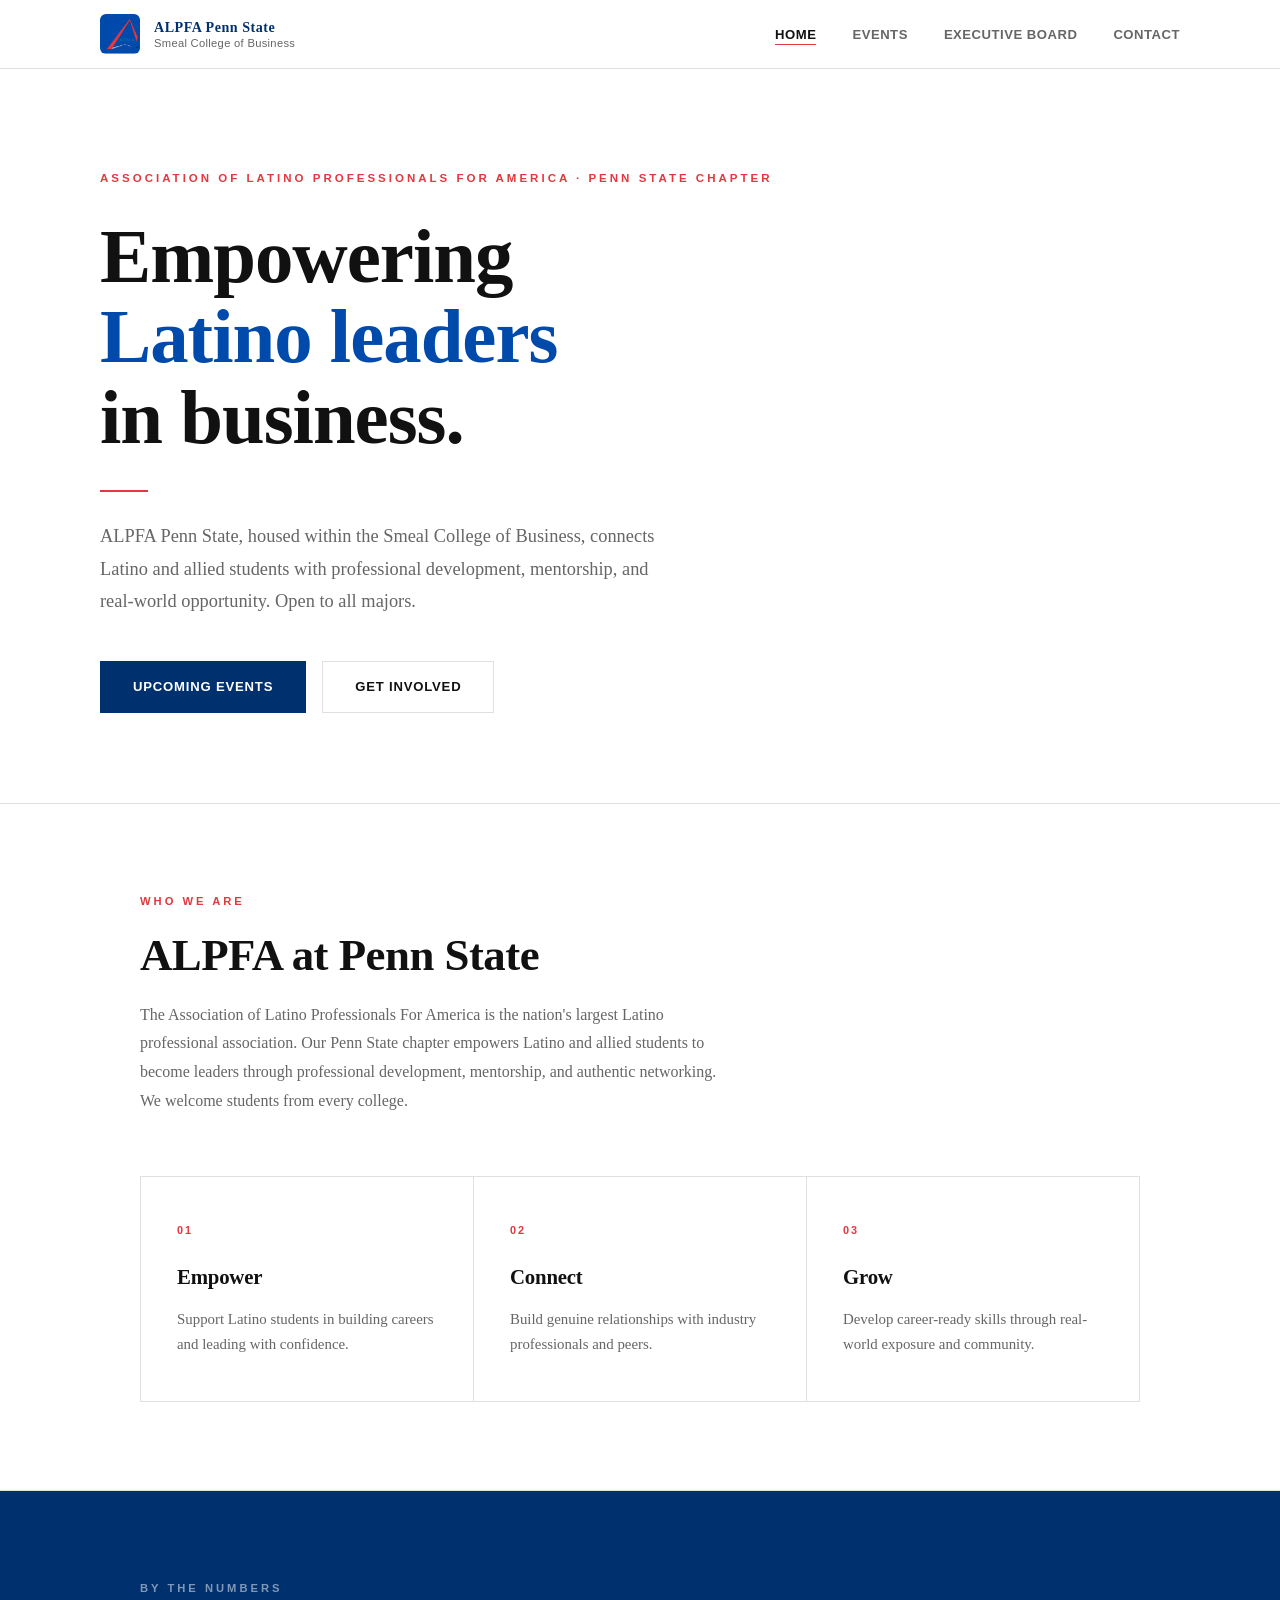
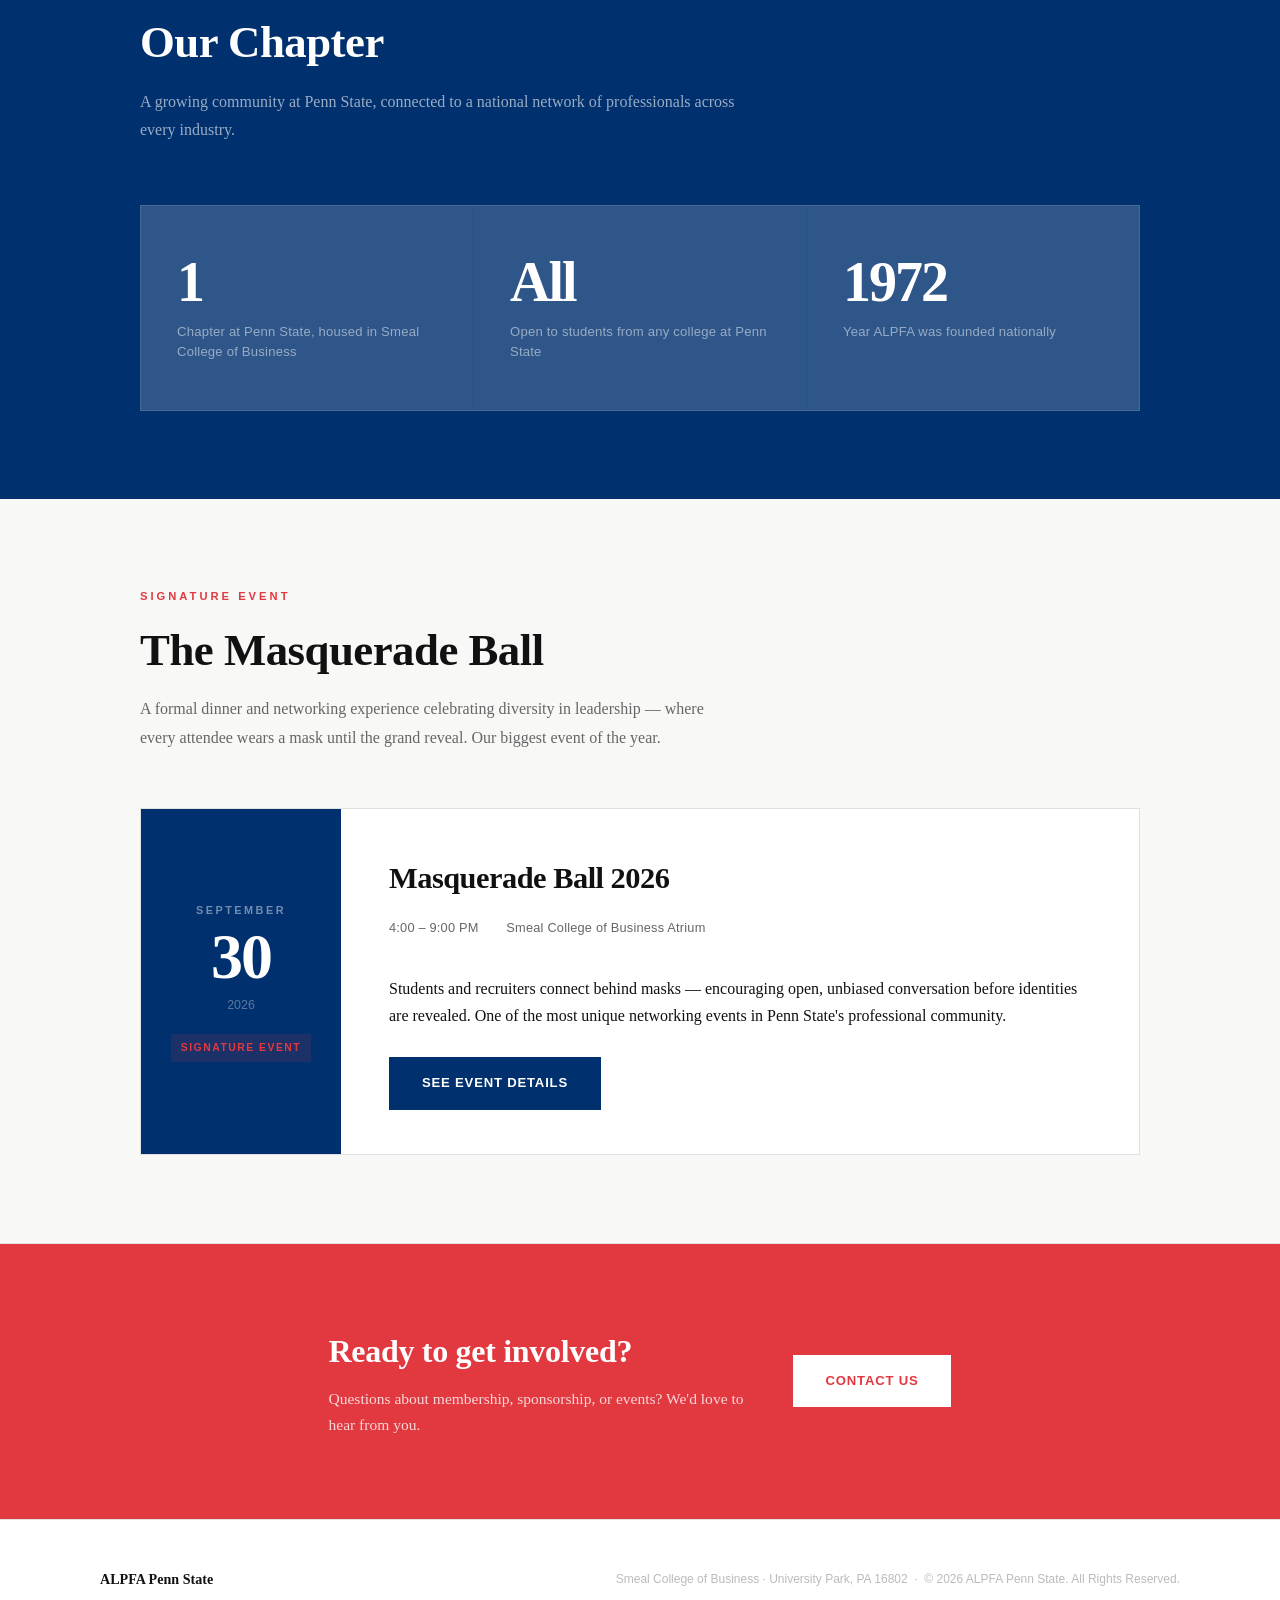
<file: index.html>
<!DOCTYPE html>
<html lang="en">
<head>
<meta charset="UTF-8" />
<meta name="viewport" content="width=device-width, initial-scale=1.0" />
<title>ALPFA Penn State | Smeal College of Business</title>
<link rel="icon" href="images/alpfa-logo.png" />
<link rel="stylesheet" href="css/style.css" />
</head>
<body>

<header class="navbar">
  <div class="container">
    <a class="nav-brand" href="index.html">
      <img src="images/alpfa-logo.png" alt="ALPFA logo" />
      <div class="wordmark">
        ALPFA Penn State
        <small>Smeal College of Business</small>
      </div>
    </a>
    <button class="nav-toggle" aria-label="Toggle navigation">&#9776;</button>
    <ul class="nav-links">
      <li><a href="index.html" class="active">Home</a></li>
      <li><a href="events.html">Events</a></li>
      <li><a href="board.html">Executive Board</a></li>
      <li><a href="contact.html">Contact</a></li>
    </ul>
  </div>
</header>

<section class="hero">
  <div class="container">
    <div class="hero-eyebrow">Association of Latino Professionals For America &middot; Penn State Chapter</div>
    <h1>Empowering<br><em>Latino leaders</em><br>in business.</h1>
    <div class="hero-rule"></div>
    <p class="lead">ALPFA Penn State, housed within the Smeal College of Business, connects Latino and allied students with professional development, mentorship, and real-world opportunity. Open to all majors.</p>
    <div class="hero-actions">
      <a href="events.html" class="btn btn-red">Upcoming Events</a>
      <a href="contact.html" class="btn btn-outline">Get Involved</a>
    </div>
  </div>
</section>

<section>
  <div class="container">
    <div class="eyebrow">Who We Are</div>
    <h2 class="section-title">ALPFA at Penn State</h2>
    <p class="section-text">
      The Association of Latino Professionals For America is the nation's largest Latino professional association.
      Our Penn State chapter empowers Latino and allied students to become leaders through professional development,
      mentorship, and authentic networking. We welcome students from every college.
    </p>
    <div class="feature-list">
      <div class="feature-item">
        <div class="pillar-num">01</div>
        <h3>Empower</h3>
        <p>Support Latino students in building careers and leading with confidence.</p>
      </div>
      <div class="feature-item">
        <div class="pillar-num">02</div>
        <h3>Connect</h3>
        <p>Build genuine relationships with industry professionals and peers.</p>
      </div>
      <div class="feature-item">
        <div class="pillar-num">03</div>
        <h3>Grow</h3>
        <p>Develop career-ready skills through real-world exposure and community.</p>
      </div>
    </div>
  </div>
</section>

<section class="section-dark">
  <div class="container">
    <div class="eyebrow">By the Numbers</div>
    <h2 class="section-title">Our Chapter</h2>
    <p class="section-text">A growing community at Penn State, connected to a national network of professionals across every industry.</p>
    <div class="stats">
      <div class="stat">
        <div class="number">1</div>
        <div class="label">Chapter at Penn State, housed in Smeal College of Business</div>
      </div>
      <div class="stat">
        <div class="number">All</div>
        <div class="label">Open to students from any college at Penn State</div>
      </div>
      <div class="stat">
        <div class="number">1972</div>
        <div class="label">Year ALPFA was founded nationally</div>
      </div>
    </div>
  </div>
</section>

<section class="section-soft">
  <div class="container">
    <div class="eyebrow">Signature Event</div>
    <h2 class="section-title">The Masquerade Ball</h2>
    <p class="section-text">A formal dinner and networking experience celebrating diversity in leadership — where every attendee wears a mask until the grand reveal. Our biggest event of the year.</p>
    <div class="event-card">
      <div class="calendar-strip">
        <div class="date-badge">
          <div class="month">September</div>
          <div class="day">30</div>
          <div class="year">2026</div>
          <div class="event-tag">Signature Event</div>
        </div>
        <div class="calendar-header">
          <h3>Masquerade Ball 2026</h3>
          <div class="meta-row">
            <span>4:00 &ndash; 9:00 PM</span>
            <span>Smeal College of Business Atrium</span>
          </div>
          <p style="margin-top:16px;">Students and recruiters connect behind masks — encouraging open, unbiased conversation before identities are revealed. One of the most unique networking events in Penn State's professional community.</p>
          <div style="margin-top:28px;">
            <a href="events.html" class="btn btn-red">See Event Details</a>
          </div>
        </div>
      </div>
    </div>
  </div>
</section>

<div class="cta-banner">
  <div class="container">
    <div>
      <h2>Ready to get involved?</h2>
      <p>Questions about membership, sponsorship, or events? We'd love to hear from you.</p>
    </div>
    <a href="contact.html" class="btn">Contact Us</a>
  </div>
</div>

<footer>
  <div class="container">
    <div class="footer-brand">ALPFA Penn State</div>
    <p>Smeal College of Business &middot; University Park, PA 16802 &nbsp;&middot;&nbsp; &copy; 2026 ALPFA Penn State. All Rights Reserved.</p>
  </div>
</footer>

<script src="js/script.js"></script>
</body>
</html>
</file>
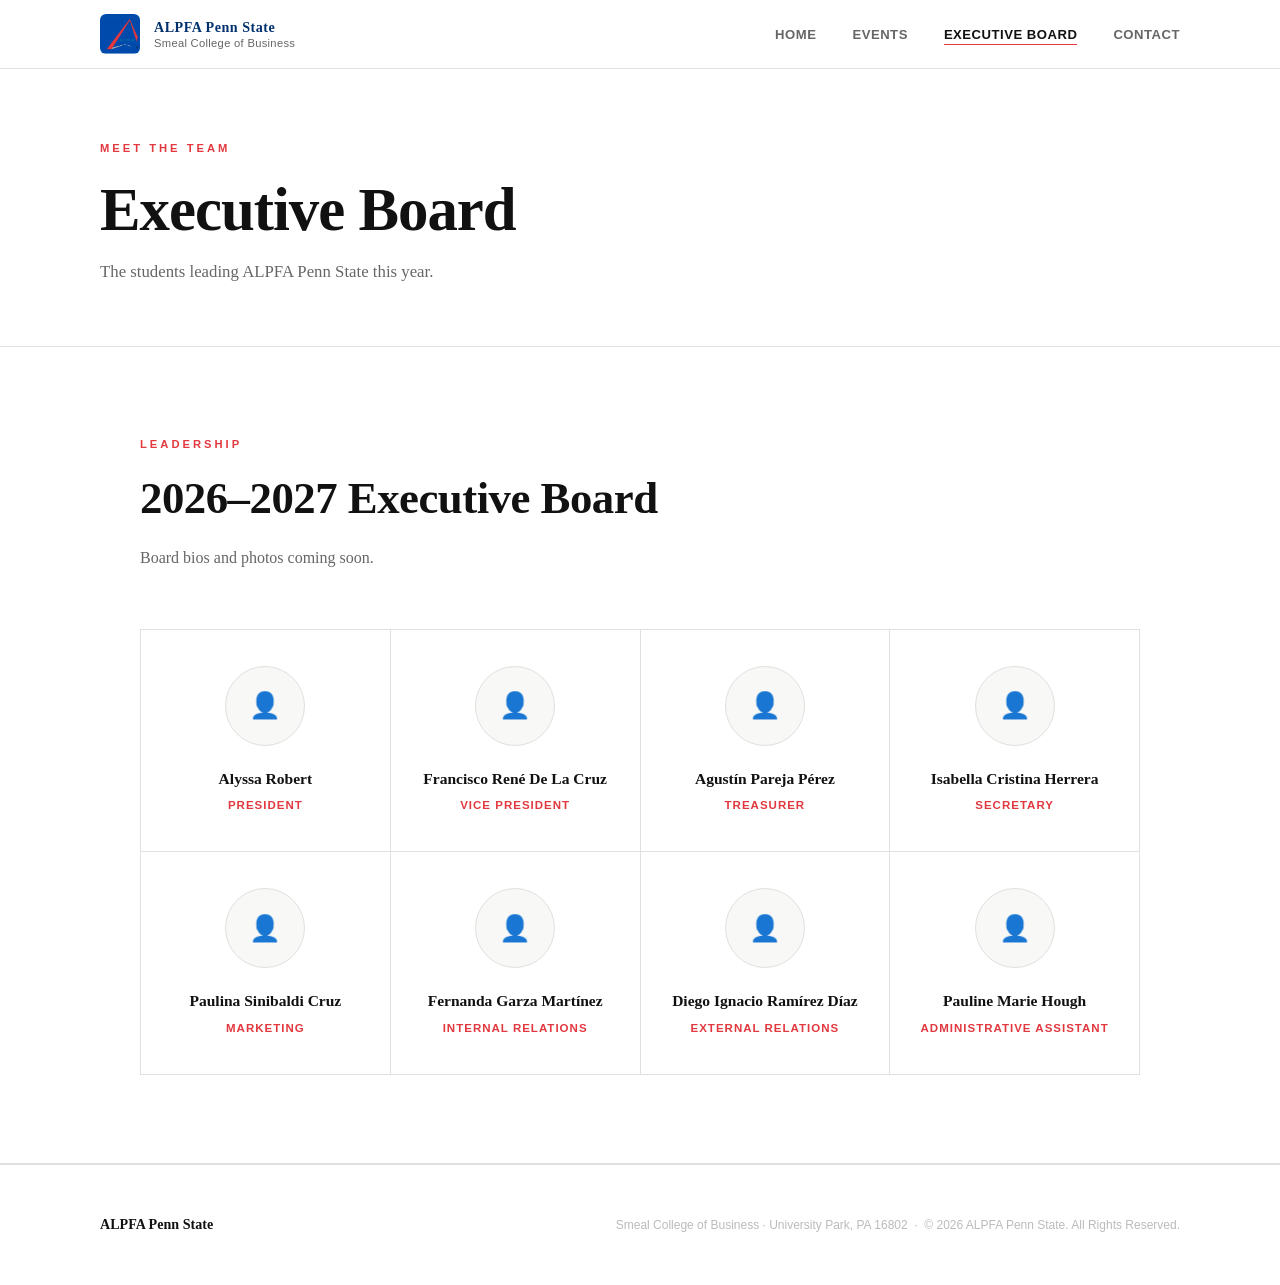
<file: board.html>
<!DOCTYPE html>
<html lang="en">
<head>
<meta charset="UTF-8" />
<meta name="viewport" content="width=device-width, initial-scale=1.0" />
<title>Executive Board | ALPFA Penn State</title>
<link rel="icon" href="images/alpfa-logo.png" />
<link rel="stylesheet" href="css/style.css" />
</head>
<body>

<header class="navbar">
  <div class="container">
    <a class="nav-brand" href="index.html">
      <img src="images/alpfa-logo.png" alt="ALPFA logo" />
      <div class="wordmark">
        ALPFA Penn State
        <small>Smeal College of Business</small>
      </div>
    </a>
    <button class="nav-toggle" aria-label="Toggle navigation">&#9776;</button>
    <ul class="nav-links">
      <li><a href="index.html">Home</a></li>
      <li><a href="events.html">Events</a></li>
      <li><a href="board.html" class="active">Executive Board</a></li>
      <li><a href="contact.html">Contact</a></li>
    </ul>
  </div>
</header>

<div class="hero-strip">
  <div class="container">
    <div class="eyebrow">Meet the Team</div>
    <h1>Executive Board</h1>
    <p>The students leading ALPFA Penn State this year.</p>
  </div>
</div>

<section>
  <div class="container">
    <div class="eyebrow">Leadership</div>
    <h2 class="section-title">2026&ndash;2027 Executive Board</h2>
    <p class="section-text">Board bios and photos coming soon.</p>

    <div class="board-grid">
      <div class="board-card">
        <div class="board-photo">&#128100;</div>
        <h4>Alyssa Robert</h4>
        <div class="role">President</div>
      </div>
      <div class="board-card">
        <div class="board-photo">&#128100;</div>
        <h4>Francisco Ren&eacute; De La Cruz</h4>
        <div class="role">Vice President</div>
      </div>
      <div class="board-card">
        <div class="board-photo">&#128100;</div>
        <h4>Agust&iacute;n Pareja P&eacute;rez</h4>
        <div class="role">Treasurer</div>
      </div>
      <div class="board-card">
        <div class="board-photo">&#128100;</div>
        <h4>Isabella Cristina Herrera</h4>
        <div class="role">Secretary</div>
      </div>
      <div class="board-card">
        <div class="board-photo">&#128100;</div>
        <h4>Paulina Sinibaldi Cruz</h4>
        <div class="role">Marketing</div>
      </div>
      <div class="board-card">
        <div class="board-photo">&#128100;</div>
        <h4>Fernanda Garza Mart&iacute;nez</h4>
        <div class="role">Internal Relations</div>
      </div>
      <div class="board-card">
        <div class="board-photo">&#128100;</div>
        <h4>Diego Ignacio Ram&iacute;rez D&iacute;az</h4>
        <div class="role">External Relations</div>
      </div>
      <div class="board-card">
        <div class="board-photo">&#128100;</div>
        <h4>Pauline Marie Hough</h4>
        <div class="role">Administrative Assistant</div>
      </div>
    </div>
  </div>
</section>

<footer>
  <div class="container">
    <div class="footer-brand">ALPFA Penn State</div>
    <p>Smeal College of Business &middot; University Park, PA 16802 &nbsp;&middot;&nbsp; &copy; 2026 ALPFA Penn State. All Rights Reserved.</p>
  </div>
</footer>

<script src="js/script.js"></script>
</body>
</html>
</file>
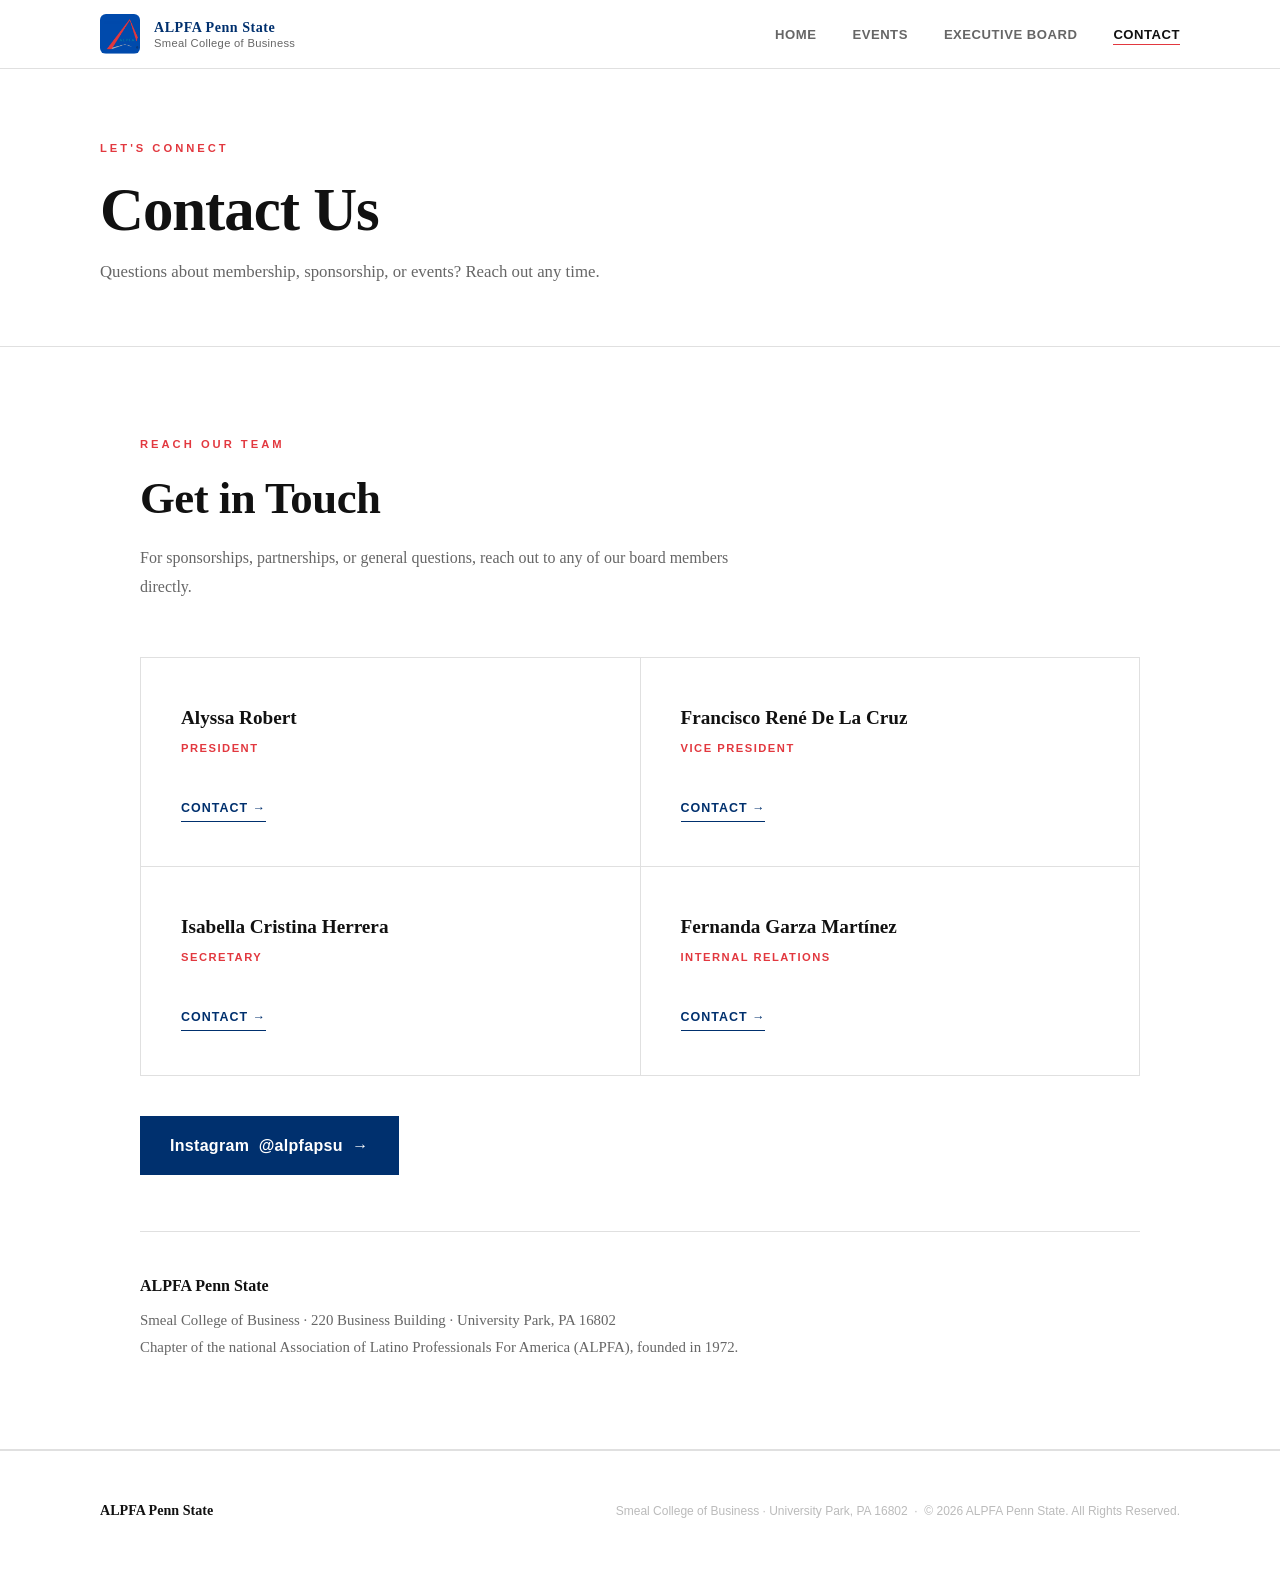
<file: contact.html>
<!DOCTYPE html>
<html lang="en">
<head>
<meta charset="UTF-8" />
<meta name="viewport" content="width=device-width, initial-scale=1.0" />
<title>Contact | ALPFA Penn State</title>
<link rel="icon" href="images/alpfa-logo.png" />
<link rel="stylesheet" href="css/style.css" />
</head>
<body>

<header class="navbar">
  <div class="container">
    <a class="nav-brand" href="index.html">
      <img src="images/alpfa-logo.png" alt="ALPFA logo" />
      <div class="wordmark">
        ALPFA Penn State
        <small>Smeal College of Business</small>
      </div>
    </a>
    <button class="nav-toggle" aria-label="Toggle navigation">&#9776;</button>
    <ul class="nav-links">
      <li><a href="index.html">Home</a></li>
      <li><a href="events.html">Events</a></li>
      <li><a href="board.html">Executive Board</a></li>
      <li><a href="contact.html" class="active">Contact</a></li>
    </ul>
  </div>
</header>

<div class="hero-strip">
  <div class="container">
    <div class="eyebrow">Let's Connect</div>
    <h1>Contact Us</h1>
    <p>Questions about membership, sponsorship, or events? Reach out any time.</p>
  </div>
</div>

<section>
  <div class="container">
    <div class="eyebrow">Reach Our Team</div>
    <h2 class="section-title">Get in Touch</h2>
    <p class="section-text">
      For sponsorships, partnerships, or general questions, reach out to any of our board members directly.
    </p>

    <div class="contact-grid">
      <div class="contact-card">
        <h4>Alyssa Robert</h4>
        <div class="role">President</div>
        <a class="contact-btn" href="mailto:avr6319@psu.edu">Contact &rarr;</a>
      </div>
      <div class="contact-card">
        <h4>Francisco Ren&eacute; De La Cruz</h4>
        <div class="role">Vice President</div>
        <a class="contact-btn" href="mailto:frd5065@psu.edu">Contact &rarr;</a>
      </div>
      <div class="contact-card">
        <h4>Isabella Cristina Herrera</h4>
        <div class="role">Secretary</div>
        <a class="contact-btn" href="mailto:ich5070@psu.edu">Contact &rarr;</a>
      </div>
      <div class="contact-card">
        <h4>Fernanda Garza Mart&iacute;nez</h4>
        <div class="role">Internal Relations</div>
        <a class="contact-btn" href="mailto:fqg5134@psu.edu">Contact &rarr;</a>
      </div>
    </div>

    <div class="social-row">
      <a class="social-pill" href="https://www.instagram.com/alpfapsu/" target="_blank" rel="noopener">
        <strong>Instagram</strong> &nbsp;@alpfapsu &nbsp;&rarr;
      </a>
    </div>

    <div class="info-block">
      <h4>ALPFA Penn State</h4>
      <p>Smeal College of Business &middot; 220 Business Building &middot; University Park, PA 16802</p>
      <p>Chapter of the national Association of Latino Professionals For America (ALPFA), founded in 1972.</p>
    </div>
  </div>
</section>

<footer>
  <div class="container">
    <div class="footer-brand">ALPFA Penn State</div>
    <p>Smeal College of Business &middot; University Park, PA 16802 &nbsp;&middot;&nbsp; &copy; 2026 ALPFA Penn State. All Rights Reserved.</p>
  </div>
</footer>

<script src="js/script.js"></script>
</body>
</html>
</file>
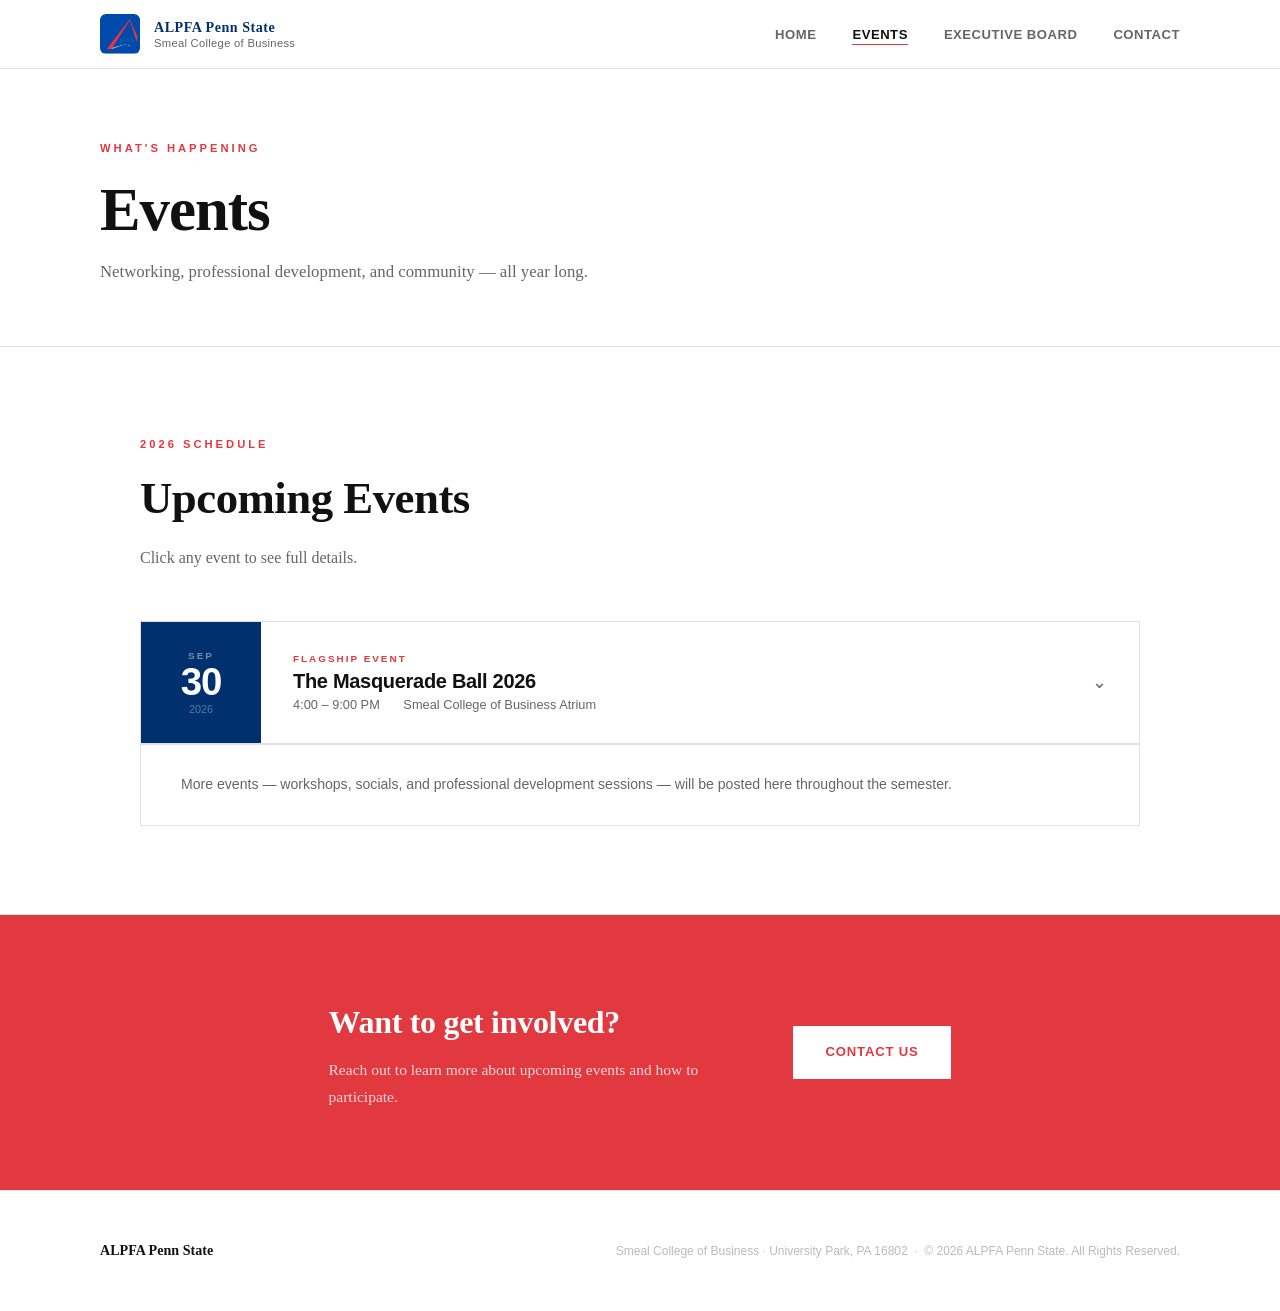
<file: events.html>
<!DOCTYPE html>
<html lang="en">
<head>
<meta charset="UTF-8" />
<meta name="viewport" content="width=device-width, initial-scale=1.0" />
<title>Events | ALPFA Penn State</title>
<link rel="icon" href="images/alpfa-logo.png" />
<link rel="stylesheet" href="css/style.css" />
<style>
  /* ── Event accordion ── */
  .event-list { margin-top: 48px; border: 1px solid var(--border); }

  .event-row {
    border-bottom: 1px solid var(--border);
  }
  .event-row:last-child { border-bottom: none; }

  .event-trigger {
    width: 100%;
    display: grid;
    grid-template-columns: 120px 1fr auto;
    align-items: center;
    gap: 0;
    background: #fff;
    border: none;
    cursor: pointer;
    text-align: left;
    transition: background 0.15s;
    padding: 0;
  }
  .event-trigger:hover { background: var(--light); }
  .event-trigger.open   { background: var(--light); }

  .event-trigger .cal {
    display: flex;
    flex-direction: column;
    align-items: center;
    justify-content: center;
    padding: 28px 20px;
    background: var(--dark);
    color: #fff;
    height: 100%;
    min-width: 120px;
  }
  .event-trigger .cal .mo {
    font-family: -apple-system, "Segoe UI", sans-serif;
    font-size: 0.62rem;
    font-weight: 700;
    text-transform: uppercase;
    letter-spacing: 2px;
    color: rgba(255,255,255,0.45);
    margin-bottom: 2px;
  }
  .event-trigger .cal .dy {
    font-size: 2.4rem;
    font-weight: 700;
    line-height: 1;
    letter-spacing: -1px;
  }
  .event-trigger .cal .yr {
    font-family: -apple-system, "Segoe UI", sans-serif;
    font-size: 0.68rem;
    color: rgba(255,255,255,0.35);
    margin-top: 2px;
  }

  .event-trigger .info {
    padding: 24px 32px;
  }
  .event-trigger .info .etag {
    font-family: -apple-system, "Segoe UI", sans-serif;
    font-size: 0.62rem;
    font-weight: 700;
    text-transform: uppercase;
    letter-spacing: 2px;
    color: var(--red);
    margin-bottom: 6px;
  }
  .event-trigger .info h3 {
    font-size: 1.25rem;
    font-weight: 700;
    color: var(--ink);
    letter-spacing: -0.3px;
    margin-bottom: 4px;
  }
  .event-trigger .info .emeta {
    font-family: -apple-system, "Segoe UI", sans-serif;
    font-size: 0.8rem;
    color: var(--muted);
  }
  .event-trigger .info .emeta span { margin-right: 20px; }

  .event-trigger .arrow {
    padding: 0 32px;
    font-size: 1.1rem;
    color: var(--muted);
    transition: transform 0.25s;
    font-family: sans-serif;
    flex-shrink: 0;
  }
  .event-trigger.open .arrow { transform: rotate(180deg); }

  /* expandable body */
  .event-details {
    max-height: 0;
    overflow: hidden;
    transition: max-height 0.35s ease;
    background: var(--light);
    border-top: 1px solid var(--border);
  }
  .event-details.open { max-height: 800px; }

  .event-details-inner {
    padding: 36px 40px 36px 152px; /* indent to align with text column */
  }

  .event-details-inner p { font-size: 0.97rem; color: var(--muted); line-height: 1.8; max-width: 620px; margin-bottom: 8px; }
  .event-details-inner h4 { font-size: 0.97rem; font-weight: 700; color: var(--ink); margin: 28px 0 12px; letter-spacing: -0.2px; }
  .event-details-inner ul { padding-left: 20px; color: var(--muted); font-size: 0.93rem; }
  .event-details-inner li { margin-bottom: 6px; }

  .timeline { border-top: 1px solid var(--border); }
  .timeline-item { display: grid; grid-template-columns: 48px 1fr; gap: 16px; padding: 20px 0; border-bottom: 1px solid var(--border); align-items: start; }
  .timeline-item:last-child { border-bottom: none; }
  .timeline-item .timeline-num { font-family: -apple-system, "Segoe UI", sans-serif; font-size: 0.7rem; font-weight: 700; color: var(--red); letter-spacing: 1px; padding-top: 3px; }
  .timeline-item h5 { font-size: 0.93rem; font-weight: 700; color: var(--ink); margin-bottom: 3px; }
  .timeline-item p  { font-size: 0.85rem; color: var(--muted); margin: 0; }

  @media (max-width: 700px) {
    .event-trigger { grid-template-columns: 90px 1fr auto; }
    .event-trigger .cal { min-width: 90px; padding: 20px 12px; }
    .event-trigger .cal .dy { font-size: 1.8rem; }
    .event-details-inner { padding: 28px 24px; }
    .event-trigger .info { padding: 18px 20px; }
    .event-trigger .arrow { padding: 0 16px; }
  }
</style>
</head>
<body>

<header class="navbar">
  <div class="container">
    <a class="nav-brand" href="index.html">
      <img src="images/alpfa-logo.png" alt="ALPFA logo" />
      <div class="wordmark">
        ALPFA Penn State
        <small>Smeal College of Business</small>
      </div>
    </a>
    <button class="nav-toggle" aria-label="Toggle navigation">&#9776;</button>
    <ul class="nav-links">
      <li><a href="index.html">Home</a></li>
      <li><a href="events.html" class="active">Events</a></li>
      <li><a href="board.html">Executive Board</a></li>
      <li><a href="contact.html">Contact</a></li>
    </ul>
  </div>
</header>

<div class="hero-strip">
  <div class="container">
    <div class="eyebrow">What's Happening</div>
    <h1>Events</h1>
    <p>Networking, professional development, and community &mdash; all year long.</p>
  </div>
</div>

<section>
  <div class="container">
    <div class="eyebrow">2026 Schedule</div>
    <h2 class="section-title">Upcoming Events</h2>
    <p class="section-text">Click any event to see full details.</p>

    <div class="event-list">

      <!-- EVENT 1: Masquerade Ball -->
      <div class="event-row">
        <button class="event-trigger" aria-expanded="false">
          <div class="cal">
            <div class="mo">Sep</div>
            <div class="dy">30</div>
            <div class="yr">2026</div>
          </div>
          <div class="info">
            <div class="etag">Flagship Event</div>
            <h3>The Masquerade Ball 2026</h3>
            <div class="emeta">
              <span>4:00 &ndash; 9:00 PM</span>
              <span>Smeal College of Business Atrium</span>
            </div>
          </div>
          <div class="arrow">&#8964;</div>
        </button>
        <div class="event-details">
          <div class="event-details-inner">
            <p>
              What makes the Masquerade unique is its format. During the dinner and networking
              portion of the event, all attendees &mdash; including recruiters and company
              representatives &mdash; wear masks. This encourages open, authentic, and unbiased
              conversation between students and professionals before identities are known.
              After the reveal, the event transitions into a standard career-fair-style networking session.
            </p>

            <h4>How the Evening Unfolds</h4>
            <div class="timeline">
              <div class="timeline-item">
                <div class="timeline-num">01</div>
                <div><h5>Masked Dinner</h5><p>Companies are known to attendees, but individual identities stay hidden.</p></div>
              </div>
              <div class="timeline-item">
                <div class="timeline-num">02</div>
                <div><h5>Grand Reveal</h5><p>Masks come off at the conclusion of dinner.</p></div>
              </div>
              <div class="timeline-item">
                <div class="timeline-num">03</div>
                <div><h5>Career Fair Networking</h5><p>Open networking session, one-on-one with recruiters.</p></div>
              </div>
            </div>

            <h4>Who Attends</h4>
            <ul>
              <li>Students across Accounting, Finance, Management, Marketing, Business Analytics, Supply Chain, and more.</li>
              <li>Recruiters and representatives from our corporate partners.</li>
              <li>ALPFA Penn State members and allied student organizations.</li>
            </ul>
          </div>
        </div>
      </div>
      <!-- /EVENT 1 -->

      <!-- More events coming soon row -->
      <div class="event-row" style="padding: 28px 40px; color: var(--muted); font-family: -apple-system, 'Segoe UI', sans-serif; font-size: 0.88rem; background: #fff;">
        More events &mdash; workshops, socials, and professional development sessions &mdash; will be posted here throughout the semester.
      </div>

    </div>
  </div>
</section>

<div class="cta-banner">
  <div class="container">
    <div>
      <h2>Want to get involved?</h2>
      <p>Reach out to learn more about upcoming events and how to participate.</p>
    </div>
    <a href="contact.html" class="btn">Contact Us</a>
  </div>
</div>

<footer>
  <div class="container">
    <div class="footer-brand">ALPFA Penn State</div>
    <p>Smeal College of Business &middot; University Park, PA 16802 &nbsp;&middot;&nbsp; &copy; 2026 ALPFA Penn State. All Rights Reserved.</p>
  </div>
</footer>

<script src="js/script.js"></script>
<script>
  document.querySelectorAll('.event-trigger').forEach(function(btn) {
    btn.addEventListener('click', function() {
      var details = this.nextElementSibling;
      var isOpen  = details.classList.contains('open');

      // close all
      document.querySelectorAll('.event-details').forEach(function(d) { d.classList.remove('open'); });
      document.querySelectorAll('.event-trigger').forEach(function(b) {
        b.classList.remove('open');
        b.setAttribute('aria-expanded', 'false');
      });

      // open this one if it was closed
      if (!isOpen) {
        details.classList.add('open');
        this.classList.add('open');
        this.setAttribute('aria-expanded', 'true');
      }
    });
  });
</script>
</body>
</html>
</file>
<file: css/style.css>
/* ===================================================
   ALPFA Penn State — Shared Stylesheet
   Colors: Blue #004AAC | Red #E2383F | Dark #00306e
   Style: Clean minimalist, editorial
=================================================== */

/* ── RESET & BASE ── */
*, *::before, *::after { box-sizing: border-box; margin: 0; padding: 0; }
html { font-size: 16px; scroll-behavior: smooth; }
body {
  font-family: "Georgia", "Times New Roman", serif;
  color: #111;
  background: #fff;
  line-height: 1.7;
  -webkit-font-smoothing: antialiased;
}
a { color: inherit; text-decoration: none; }
img { display: block; max-width: 100%; }

/* ── TOKENS ── */
:root {
  --blue:   #004AAC;
  --red:    #E2383F;
  --dark:   #00306e;
  --ink:    #111111;
  --muted:  #666666;
  --light:  #f8f8f6;
  --border: #e0e0e0;
  --max:    1080px;
}

/* ── LAYOUT ── */
.container {
  max-width: var(--max);
  margin: 0 auto;
  padding: 0 40px;
}

/* ── NAVBAR ── */
.navbar {
  border-bottom: 1px solid var(--border);
  padding: 0 40px;
  background: #fff;
  position: sticky;
  top: 0;
  z-index: 100;
}
.navbar .container {
  display: flex;
  align-items: center;
  justify-content: space-between;
  height: 68px;
  padding: 0;
}
.nav-brand {
  display: flex;
  align-items: center;
  gap: 14px;
}
.nav-brand img {
  width: 40px;
  height: 40px;
  border-radius: 6px;
  background: var(--dark);
}
.nav-brand .wordmark {
  font-family: "Georgia", serif;
  font-size: 0.88rem;
  font-weight: 700;
  color: var(--dark);
  letter-spacing: 0.5px;
  line-height: 1.3;
}
.nav-brand .wordmark small {
  display: block;
  font-family: -apple-system, "Segoe UI", sans-serif;
  font-size: 0.7rem;
  font-weight: 400;
  color: var(--muted);
  letter-spacing: 0.3px;
}
.nav-links {
  display: flex;
  gap: 36px;
  list-style: none;
}
.nav-links a {
  font-family: -apple-system, "Segoe UI", sans-serif;
  font-size: 0.82rem;
  font-weight: 600;
  color: var(--muted);
  letter-spacing: 0.5px;
  text-transform: uppercase;
  padding-bottom: 2px;
  border-bottom: 1px solid transparent;
  transition: color 0.15s, border-color 0.15s;
}
.nav-links a:hover,
.nav-links a.active {
  color: var(--ink);
  border-bottom-color: var(--red);
}
.nav-toggle {
  display: none;
  background: none;
  border: none;
  font-size: 1.5rem;
  color: var(--dark);
  cursor: pointer;
}

@media (max-width: 800px) {
  .nav-toggle { display: block; }
  .nav-links {
    position: absolute;
    top: 100%;
    left: 0; right: 0;
    background: #fff;
    flex-direction: column;
    gap: 0;
    max-height: 0;
    overflow: hidden;
    border-bottom: 1px solid var(--border);
    transition: max-height 0.3s ease;
  }
  .nav-links.open { max-height: 400px; }
  .nav-links li { border-top: 1px solid var(--border); }
  .nav-links a { display: block; padding: 14px 40px; text-transform: uppercase; }
}

/* ── HERO (homepage) ── */
.hero {
  padding: 100px 40px 90px;
  border-bottom: 1px solid var(--border);
  background: #fff;
  color: var(--ink);
}
.hero .container { padding: 0; }

.hero-eyebrow {
  font-family: -apple-system, "Segoe UI", sans-serif;
  font-size: 0.72rem;
  font-weight: 700;
  text-transform: uppercase;
  letter-spacing: 3px;
  color: var(--red);
  margin-bottom: 28px;
}
.hero h1 {
  font-size: clamp(3rem, 6vw, 5.5rem);
  font-weight: 700;
  line-height: 1.05;
  letter-spacing: -1px;
  color: var(--ink);
  max-width: 760px;
  margin-bottom: 32px;
}
.hero h1 em {
  font-style: normal;
  color: var(--blue);
}
.hero-rule {
  width: 48px;
  height: 2px;
  background: var(--red);
  margin-bottom: 28px;
}
.hero p.lead {
  font-size: 1.15rem;
  color: var(--muted);
  max-width: 560px;
  line-height: 1.75;
  margin-bottom: 44px;
}
.hero p.sub { display: none; }
.hero-actions { display: flex; gap: 16px; flex-wrap: wrap; }

/* ── HERO STRIP (inner pages) ── */
.hero-strip {
  padding: 70px 40px 60px;
  border-bottom: 1px solid var(--border);
  background: #fff;
}
.hero-strip .container { padding: 0; }
.hero-strip h1 {
  font-size: clamp(2rem, 5vw, 3.8rem);
  font-weight: 700;
  letter-spacing: -1px;
  color: var(--ink);
  margin-bottom: 16px;
  line-height: 1.05;
}
.hero-strip p {
  font-size: 1.05rem;
  color: var(--muted);
  max-width: 540px;
}

/* ── BUTTONS ── */
.btn {
  display: inline-block;
  padding: 14px 32px;
  font-family: -apple-system, "Segoe UI", sans-serif;
  font-size: 0.82rem;
  font-weight: 700;
  letter-spacing: 0.8px;
  text-transform: uppercase;
  border: 1px solid transparent;
  cursor: pointer;
  transition: background 0.15s, color 0.15s, border-color 0.15s;
}
.btn-red,
.btn-primary {
  background: var(--dark);
  color: #fff;
  border-color: var(--dark);
}
.btn-red:hover,
.btn-primary:hover { background: var(--blue); border-color: var(--blue); }

.btn-outline,
.btn-ghost {
  background: transparent;
  color: var(--ink);
  border-color: var(--border);
}
.btn-outline:hover,
.btn-ghost:hover { border-color: var(--ink); }

.btn-blue {
  background: var(--dark);
  color: #fff;
  border-color: var(--dark);
}
.btn-blue:hover { background: var(--blue); border-color: var(--blue); }

/* ── SECTIONS ── */
section,
.section { padding: 88px 0; border-bottom: 1px solid var(--border); background: #fff; }

.section-soft,
.section-tint { padding: 88px 0; border-bottom: 1px solid var(--border); background: var(--light); }

.section-dark { padding: 88px 0; background: var(--dark); color: #fff; border-bottom: none; }

/* ── EYEBROW / LABELS ── */
.eyebrow,
.section-label {
  font-family: -apple-system, "Segoe UI", sans-serif;
  font-size: 0.7rem;
  font-weight: 700;
  text-transform: uppercase;
  letter-spacing: 3px;
  color: var(--red);
  margin-bottom: 20px;
}
.section-dark .eyebrow,
.section-dark .section-label { color: rgba(255,255,255,0.5); }

h2.section-title,
.section-h {
  font-size: clamp(1.8rem, 3.5vw, 2.8rem);
  font-weight: 700;
  letter-spacing: -0.5px;
  line-height: 1.1;
  color: var(--ink);
  margin-bottom: 20px;
}
.section-dark h2.section-title,
.section-dark .section-h { color: #fff; }

p.section-text,
.section-p {
  font-size: 1rem;
  color: var(--muted);
  max-width: 600px;
  line-height: 1.8;
}
.section-dark p.section-text,
.section-dark .section-p { color: rgba(255,255,255,0.6); }

/* ── PILLARS (was feature-list) ── */
.feature-list,
.pillars {
  display: grid;
  grid-template-columns: repeat(3, 1fr);
  gap: 1px;
  margin-top: 60px;
  background: var(--border);
  border: 1px solid var(--border);
}
@media (max-width: 800px) {
  .feature-list,
  .pillars { grid-template-columns: 1fr; }
}
.feature-item,
.pillar {
  background: #fff;
  padding: 44px 36px;
}
.section-soft .feature-item,
.section-tint .pillar { background: var(--light); }

.pillar-num {
  font-family: -apple-system, "Segoe UI", sans-serif;
  font-size: 0.68rem;
  font-weight: 700;
  letter-spacing: 2px;
  color: var(--red);
  margin-bottom: 20px;
}
/* keep old feature-item border-top for compat but override */
.feature-item { border-top: none; padding-top: 44px; }

.feature-item h3,
.pillar h3 {
  font-size: 1.3rem;
  font-weight: 700;
  color: var(--ink);
  margin-bottom: 12px;
  letter-spacing: -0.2px;
}
.feature-item p,
.pillar p { font-size: 0.93rem; color: var(--muted); line-height: 1.7; }

/* ── STATS ── */
.stats {
  display: grid;
  grid-template-columns: repeat(3, 1fr);
  gap: 1px;
  margin-top: 60px;
  background: rgba(255,255,255,0.15);
  border: 1px solid rgba(255,255,255,0.15);
}
@media (max-width: 700px) {
  .stats { grid-template-columns: 1fr; }
}
.stat {
  padding: 48px 36px;
  background: rgba(255,255,255,0.04);
  text-align: left;
}
.stat .number {
  font-size: 3.5rem;
  font-weight: 700;
  color: #fff;
  line-height: 1;
  letter-spacing: -2px;
  margin-bottom: 12px;
}
.stat .label {
  font-family: -apple-system, "Segoe UI", sans-serif;
  font-size: 0.82rem;
  color: rgba(255,255,255,0.5);
  line-height: 1.5;
  letter-spacing: 0.2px;
}

/* ── EVENT CARD ── */
.event-card,
.event-feature {
  display: grid;
  grid-template-columns: 200px 1fr;
  border: 1px solid var(--border);
  margin-top: 56px;
  border-radius: 0;
  box-shadow: none;
  overflow: hidden;
}
@media (max-width: 700px) {
  .event-card,
  .event-feature { grid-template-columns: 1fr; }
}

/* old calendar-strip becomes the two-col grid row */
.calendar-strip { display: contents; }

.date-badge,
.event-date {
  background: var(--dark);
  display: flex;
  flex-direction: column;
  align-items: center;
  justify-content: center;
  padding: 40px 20px;
  text-align: center;
}
.date-badge .month,
.event-date .mo {
  font-family: -apple-system, "Segoe UI", sans-serif;
  font-size: 0.68rem;
  font-weight: 700;
  text-transform: uppercase;
  letter-spacing: 2.5px;
  color: rgba(255,255,255,0.45);
  margin-bottom: 6px;
}
.date-badge .day,
.event-date .dy {
  font-size: 4rem;
  font-weight: 700;
  color: #fff;
  line-height: 1;
  letter-spacing: -2px;
}
.date-badge .year,
.event-date .yr {
  font-family: -apple-system, "Segoe UI", sans-serif;
  font-size: 0.78rem;
  color: rgba(255,255,255,0.35);
  margin-top: 6px;
}
.event-tag {
  margin-top: 18px;
  font-family: -apple-system, "Segoe UI", sans-serif;
  font-size: 0.65rem;
  font-weight: 700;
  text-transform: uppercase;
  letter-spacing: 1.5px;
  color: var(--red);
  background: rgba(226,56,63,0.12);
  padding: 5px 10px;
}

.calendar-header,
.event-body,
.event-info {
  padding: 44px 48px;
  display: flex;
  flex-direction: column;
  justify-content: flex-start;
  background: #fff;
}
.calendar-header { justify-content: center; background: #fff; }
.calendar-header h3,
.event-info h3 {
  font-size: 1.9rem;
  font-weight: 700;
  color: var(--ink);
  letter-spacing: -0.5px;
  margin-bottom: 12px;
}
.calendar-header .meta-row,
.event-meta {
  font-family: -apple-system, "Segoe UI", sans-serif;
  font-size: 0.8rem;
  color: var(--muted);
  margin-bottom: 20px;
  letter-spacing: 0.2px;
}
.calendar-header .meta-row span,
.event-meta span { margin-right: 24px; }

.event-body h4 {
  font-size: 1rem;
  font-weight: 700;
  color: var(--ink);
  margin-top: 32px;
  margin-bottom: 12px;
  letter-spacing: -0.2px;
}
.event-body p,
.event-info p { font-size: 0.97rem; color: var(--muted); line-height: 1.8; max-width: 520px; margin-bottom: 8px; }
.event-body ul { padding-left: 20px; color: var(--muted); font-size: 0.93rem; }
.event-body li { margin-bottom: 6px; }

/* ── TIMELINE ── */
.timeline { margin-top: 36px; border-top: 1px solid var(--border); }
.timeline-item {
  display: grid;
  grid-template-columns: 48px 1fr;
  gap: 20px;
  padding: 24px 0;
  border-bottom: 1px solid var(--border);
  align-items: start;
}
.timeline-item:last-child { border-bottom: none; }
.timeline-item .timeline-num {
  font-family: -apple-system, "Segoe UI", sans-serif;
  font-size: 0.7rem;
  font-weight: 700;
  color: var(--red);
  letter-spacing: 1px;
  padding-top: 4px;
  width: auto;
}
.timeline-item h5 { font-size: 0.97rem; font-weight: 700; color: var(--ink); margin-bottom: 4px; }
.timeline-item p { font-size: 0.88rem; color: var(--muted); margin: 0; }

.coming-soon {
  margin-top: 48px;
  border: 1px solid var(--border);
  padding: 32px;
  text-align: center;
  color: var(--muted);
  font-family: -apple-system, "Segoe UI", sans-serif;
  font-size: 0.9rem;
}

/* ── BOARD ── */
.board-grid {
  display: grid;
  grid-template-columns: repeat(4, 1fr);
  gap: 1px;
  background: var(--border);
  border: 1px solid var(--border);
  margin-top: 56px;
}
@media (max-width: 950px) {
  .board-grid { grid-template-columns: repeat(2, 1fr); }
}
@media (max-width: 560px) {
  .board-grid { grid-template-columns: 1fr; }
}
.board-card {
  background: #fff;
  padding: 36px 24px;
  text-align: center;
  box-shadow: none;
  border-radius: 0;
}
.board-photo {
  width: 80px;
  height: 80px;
  border-radius: 50%;
  margin: 0 auto 20px;
  background: var(--light);
  border: 1px solid var(--border);
  display: flex;
  align-items: center;
  justify-content: center;
  font-size: 1.6rem;
  color: #bbb;
}
.board-card h4 { font-size: 0.97rem; font-weight: 700; color: var(--ink); margin-bottom: 4px; }
.board-card .role {
  font-family: -apple-system, "Segoe UI", sans-serif;
  font-size: 0.72rem;
  font-weight: 700;
  text-transform: uppercase;
  letter-spacing: 1px;
  color: var(--red);
}
.board-card .placeholder-tag {
  margin-top: 8px;
  font-family: -apple-system, "Segoe UI", sans-serif;
  font-size: 0.72rem;
  color: #bbb;
  font-style: normal;
}

/* ── CONTACT ── */
.contact-grid {
  display: grid;
  grid-template-columns: repeat(2, 1fr);
  gap: 1px;
  background: var(--border);
  border: 1px solid var(--border);
  margin-top: 56px;
}
@media (max-width: 560px) {
  .contact-grid { grid-template-columns: 1fr; }
}
.contact-card {
  background: #fff;
  padding: 44px 40px;
  border-radius: 0;
  box-shadow: none;
  border-top: none;
}
.contact-card h4 { font-size: 1.2rem; font-weight: 700; color: var(--ink); margin-bottom: 4px; }
.contact-card .role {
  font-family: -apple-system, "Segoe UI", sans-serif;
  font-size: 0.7rem;
  font-weight: 700;
  text-transform: uppercase;
  letter-spacing: 1.5px;
  color: var(--red);
  margin-bottom: 20px;
}
.contact-card p { font-size: 0.93rem; color: var(--muted); margin: 6px 0; }
.contact-btn {
  display: inline-block;
  margin-top: 20px;
  font-family: -apple-system, "Segoe UI", sans-serif;
  font-size: 0.78rem;
  font-weight: 700;
  text-transform: uppercase;
  letter-spacing: 1px;
  color: var(--dark);
  border-bottom: 1px solid var(--dark);
  padding-bottom: 2px;
  transition: color 0.15s, border-color 0.15s;
}
.contact-btn:hover { color: var(--red); border-color: var(--red); }

.social-row { display: flex; gap: 14px; margin-top: 40px; }
.social-pill {
  display: inline-block;
  font-family: -apple-system, "Segoe UI", sans-serif;
  font-size: 1rem;
  font-weight: 700;
  letter-spacing: 0.3px;
  color: #fff;
  background: var(--dark);
  border: 2px solid var(--dark);
  border-radius: 0;
  padding: 14px 28px;
  transition: background 0.15s, border-color 0.15s;
}
.social-pill:hover {
  background: var(--blue);
  border-color: var(--blue);
}

.info-block {
  margin-top: 56px;
  padding-top: 40px;
  border-top: 1px solid var(--border);
  background: transparent;
  border-radius: 0;
  padding-left: 0;
  padding-right: 0;
}
.info-block h4 { font-size: 1rem; font-weight: 700; color: var(--ink); margin-bottom: 8px; }
.info-block p { font-size: 0.93rem; color: var(--muted); line-height: 1.8; }

/* ── CTA BANNER ── */
.cta-banner {
  padding: 80px 40px;
  background: var(--red);
  display: flex;
  align-items: center;
  justify-content: center;
  border-bottom: none;
}
.cta-banner .container {
  display: flex;
  align-items: center;
  justify-content: space-between;
  flex-wrap: wrap;
  gap: 24px;
  padding: 0;
}
.cta-banner h2 {
  font-size: clamp(1.5rem, 3vw, 2rem);
  font-weight: 700;
  color: #fff;
  letter-spacing: -0.3px;
  margin-bottom: 8px;
}
.cta-banner p { color: rgba(255,255,255,0.8); font-size: 0.97rem; max-width: 440px; margin: 0; }
.cta-banner .btn {
  background: #fff;
  color: var(--red);
  border-color: #fff;
  flex-shrink: 0;
}
.cta-banner .btn:hover { background: var(--light); }

/* ── FOOTER ── */
footer {
  padding: 48px 40px;
  border-top: 1px solid var(--border);
  background: #fff;
  color: var(--ink);
  text-align: left;
}
footer .container {
  display: flex;
  align-items: center;
  justify-content: space-between;
  flex-wrap: wrap;
  gap: 16px;
  padding: 0;
}
footer .footer-brand {
  font-family: "Georgia", serif;
  font-size: 0.88rem;
  font-weight: 700;
  color: var(--ink);
  margin-bottom: 0;
}
footer p {
  font-family: -apple-system, "Segoe UI", sans-serif;
  font-size: 0.75rem;
  color: #bbb;
}
</file>
